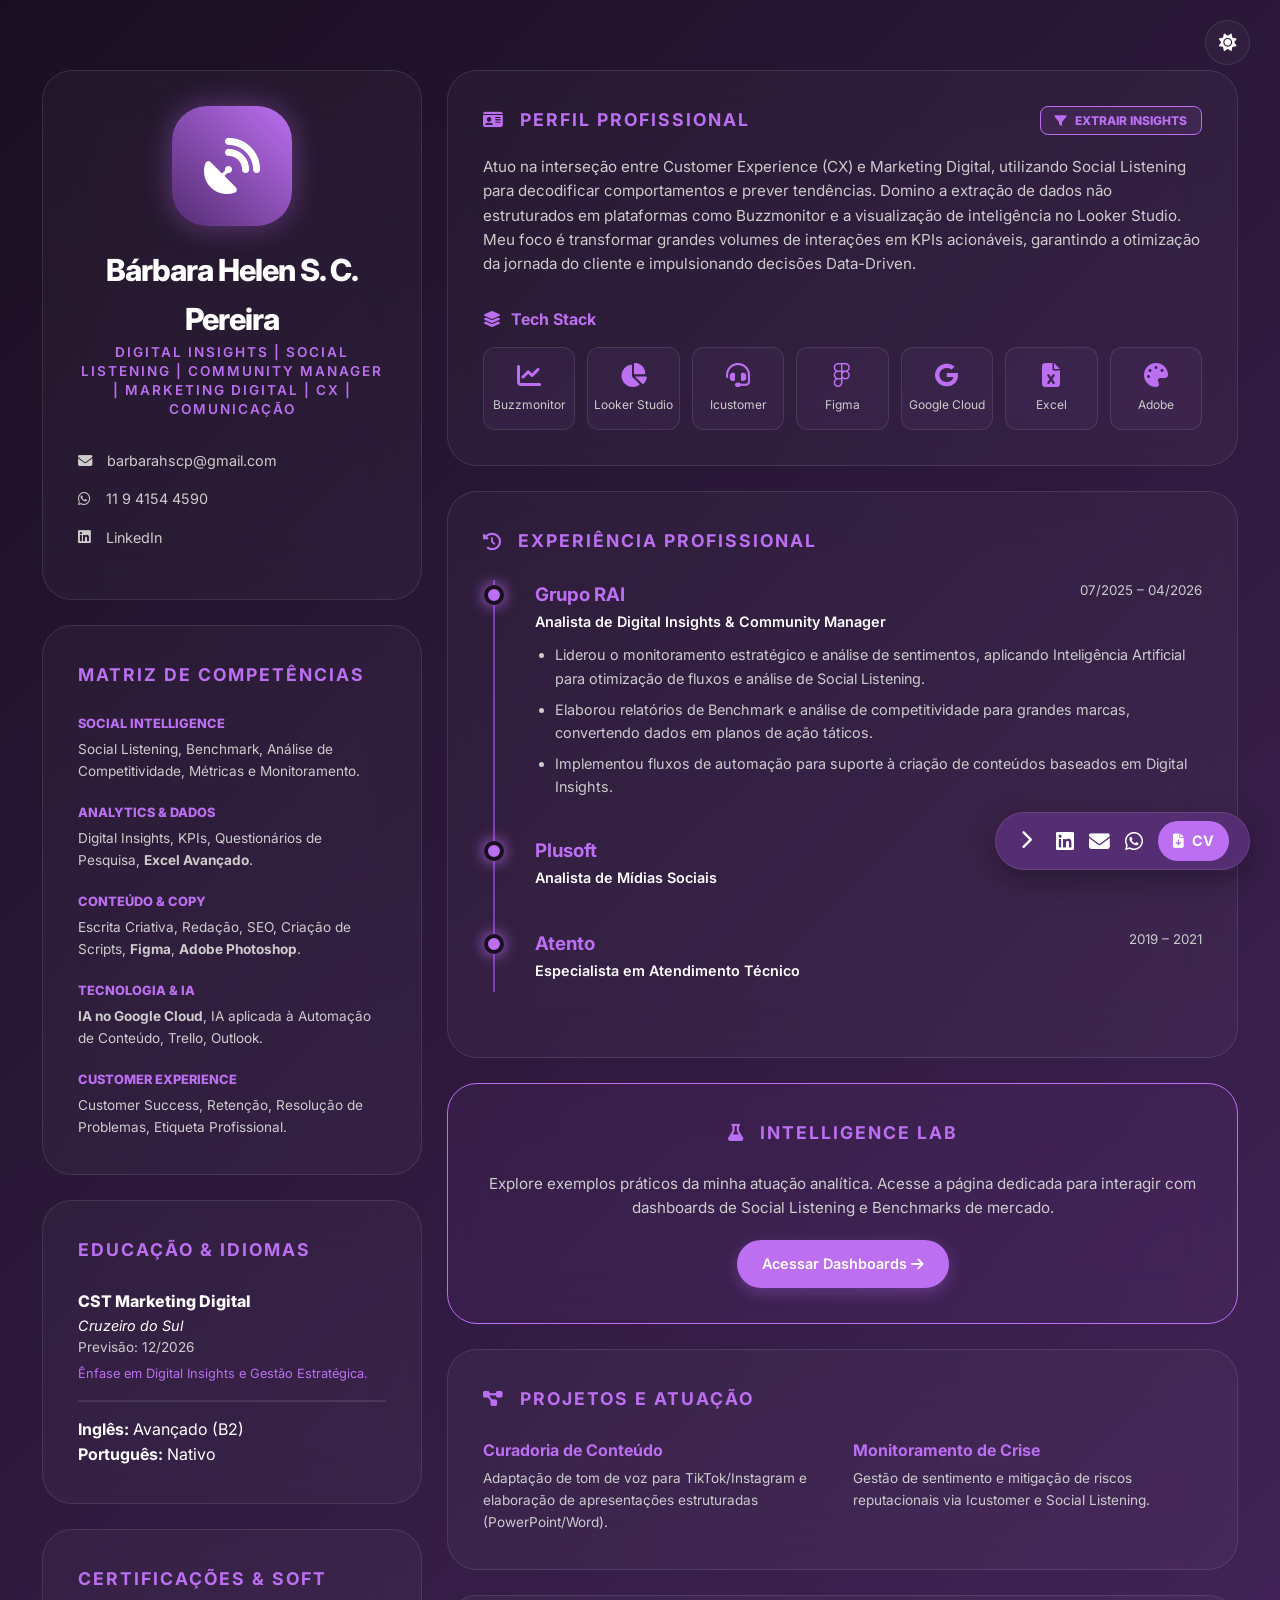
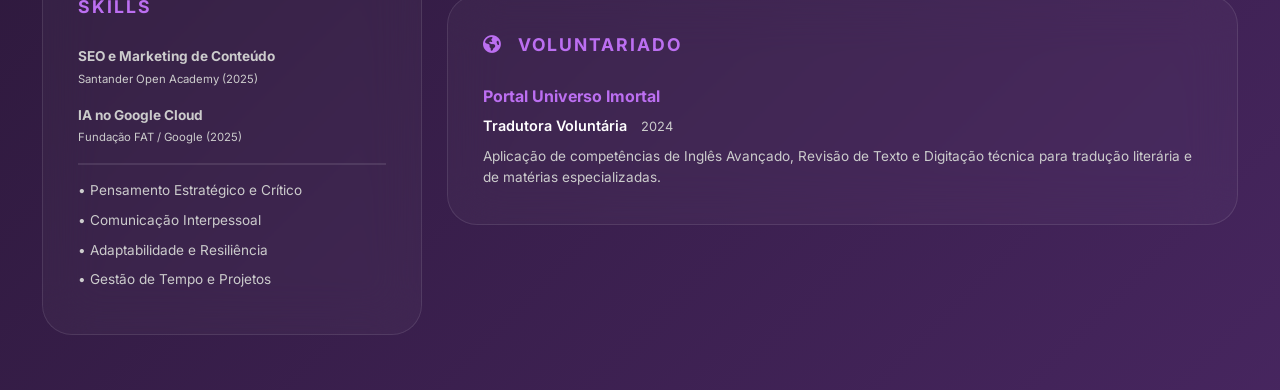
<file: index.html>
<!DOCTYPE html>
<html lang="pt-br" data-theme="dark">

<head>
    <meta charset="UTF-8">
    <meta name="viewport" content="width=device-width, initial-scale=1.0">
    <title>Bárbara Helen | Digital Insights Dashboard</title>

    <meta name="description"
        content="Portfólio de Bárbara Helen: Especialista em Digital Insights, Social Listening e Marketing Digital.">
    <meta property="og:title" content="Bárbara Helen | Digital Insights Dashboard">
    <meta property="og:description" content="Análise estratégica de dados e inteligência digital para grandes marcas.">
    <meta property="og:type" content="website">
    <meta property="og:url" content="https://seughp.github.io/">
    <meta property="og:image" content="assets/preview-share.jpg">

    <link rel="stylesheet" href="https://cdnjs.cloudflare.com/ajax/libs/font-awesome/6.4.0/css/all.min.css">
    <link href="https://fonts.googleapis.com/css2?family=Inter:wght@300;400;600;800&display=swap" rel="stylesheet">
    <link rel="stylesheet" href="style.css">
</head>

<body>

    <div id="scroll-progress-container">
        <div id="scroll-progress-bar"></div>
    </div>

    <div class="top-controls">
        <button id="theme-toggle" class="control-btn" title="Mudar para modo claro"><i class="fas fa-sun"></i></button>
    </div>

    <div class="wrapper">
        <aside>
            <div class="card profile-section">
                <div class="avatar-glow"><i class="fas fa-satellite-dish"></i></div>
                <h1>Bárbara Helen S. C. Pereira</h1>
                <p class="sub-headline">Digital Insights | Social Listening | Community Manager | Marketing Digital | CX
                    | Comunicação</p>
                <div class="contact-list" style="margin-top:30px; text-align:left;">
                    <a href="mailto:barbarahscp@gmail.com" target="_blank"><i class="fas fa-envelope"></i>
                        barbarahscp@gmail.com</a>
                    <a href="https://wa.me/5511941544590" target="_blank"><i class="fab fa-whatsapp"></i> 11 9 4154
                        4590</a>
                    <a href="https://www.linkedin.com/in/b%C3%A1rbara-helen-pereira-603aa3199/" target="_blank"><i
                            class="fab fa-linkedin"></i> LinkedIn</a>
                </div>
            </div>

            <div class="card">
                <h2>Matriz de Competências</h2>
                <div style="margin-bottom: 20px;">
                    <span class="matrix-title">Social Intelligence</span>
                    <p style="font-size: 0.85rem; color: var(--text-muted);">Social Listening, Benchmark, Análise de
                        Competitividade, Métricas e Monitoramento.</p>
                </div>
                <div style="margin-bottom: 20px;">
                    <span class="matrix-title">Analytics & Dados</span>
                    <p style="font-size: 0.85rem; color: var(--text-muted);">Digital Insights, KPIs, Questionários de
                        Pesquisa, <strong>Excel Avançado</strong>.</p>
                </div>
                <div style="margin-bottom: 20px;">
                    <span class="matrix-title">Conteúdo & Copy</span>
                    <p style="font-size: 0.85rem; color: var(--text-muted);">Escrita Criativa, Redação, SEO, Criação de
                        Scripts, <strong>Figma</strong>, <strong>Adobe Photoshop</strong>.</p>
                </div>
                <div style="margin-bottom: 20px;">
                    <span class="matrix-title">Tecnologia & IA</span>
                    <p style="font-size: 0.85rem; color: var(--text-muted);"><strong>IA no Google Cloud</strong>, IA
                        aplicada à Automação de Conteúdo, Trello, Outlook.</p>
                </div>
                <div>
                    <span class="matrix-title">Customer Experience</span>
                    <p style="font-size: 0.85rem; color: var(--text-muted);">Customer Success, Retenção, Resolução de
                        Problemas, Etiqueta Profissional.</p>
                </div>
            </div>

            <div class="card">
                <h2>Educação & Idiomas</h2>
                <p style="font-weight: 800;">CST Marketing Digital</p>
                <p style="font-style: italic; font-size: 0.9rem;">Cruzeiro do Sul</p>
                <p style="font-size: 0.85rem; color: var(--text-muted);">Previsão: 12/2026</p>
                <p style="font-size: 0.8rem; margin-top: 5px; color: var(--neon);">Ênfase em Digital Insights e Gestão
                    Estratégica.</p>
                <hr class="divider">
                <p><strong>Inglês:</strong> Avançado (B2)</p>
                <p><strong>Português:</strong> Nativo</p>
            </div>

            <div class="card">
                <h2>Certificações & Soft Skills</h2>
                <ul style="list-style: none; padding: 0; font-size: 0.85rem;">
                    <li style="margin-bottom: 15px;"><strong>SEO e Marketing de Conteúdo</strong><br><small>Santander
                            Open Academy (2025)</small></li>
                    <li style="margin-bottom: 15px;"><strong>IA no Google Cloud</strong><br><small>Fundação FAT / Google
                            (2025)</small></li>
                </ul>
                <hr class="divider">
                <ul style="list-style: none; padding: 0; font-size: 0.85rem; color: var(--text-muted);">
                    <li>• Pensamento Estratégico e Crítico</li>
                    <li>• Comunicação Interpessoal</li>
                    <li>• Adaptabilidade e Resiliência</li>
                    <li>• Gestão de Tempo e Projetos</li>
                </ul>
            </div>
        </aside>

        <main>
            <div class="card">
                <div
                    style="display: flex; justify-content: space-between; align-items: flex-start; margin-bottom: 20px;">
                    <h2 style="margin-bottom: 0;"><i class="fas fa-id-card"></i> Perfil Profissional</h2>
                    <button id="sentiment-analysis-btn" class="sentiment-btn" title="Extrair dados principais do texto">
                        <i class="fas fa-filter"></i> Extrair Insights
                    </button>
                </div>

                <p id="profile-text" style="color: var(--text-muted); font-size: 0.95rem;">
                    Atuo na interseção entre Customer Experience (CX) e Marketing Digital, utilizando Social Listening
                    para decodificar comportamentos e prever tendências. Domino a extração de dados não estruturados em
                    plataformas como Buzzmonitor e a visualização de inteligência no Looker Studio. Meu foco é
                    transformar grandes volumes de interações em KPIs acionáveis, garantindo a otimização da jornada do
                    cliente e impulsionando decisões Data-Driven.
                </p>

                <h3
                    style="color: var(--neon); margin-top: 30px; margin-bottom: 15px; font-size: 1rem; display: flex; align-items: center; gap: 10px;">
                    <i class="fas fa-layer-group"></i> Tech Stack</h3>
                <div class="tech-stack-horizontal">
                    <div class="tech-item"><i class="fas fa-chart-line"></i><span>Buzzmonitor</span></div>
                    <div class="tech-item"><i class="fas fa-chart-pie"></i><span>Looker Studio</span></div>
                    <div class="tech-item"><i class="fas fa-headset"></i><span>Icustomer</span></div>
                    <div class="tech-item"><i class="fab fa-figma"></i><span>Figma</span></div>
                    <div class="tech-item"><i class="fab fa-google"></i><span>Google Cloud</span></div>
                    <div class="tech-item"><i class="fas fa-file-excel"></i><span>Excel</span></div>
                    <div class="tech-item"><i class="fas fa-palette"></i><span>Adobe</span></div>
                </div>

                <div id="nlp-legend"
                    style="display: none; margin-top: 20px; font-size: 0.8rem; gap: 15px; flex-wrap: wrap;">
                    <span style="color: #00ff88; font-weight: 600;"><i class="fas fa-circle"
                            style="font-size: 0.6rem; margin-right: 4px;"></i> Estratégia</span>
                    <span style="color: #00d2ff; font-weight: 600;"><i class="fas fa-circle"
                            style="font-size: 0.6rem; margin-right: 4px;"></i> Ferramentas</span>
                    <span style="color: #bc6ff1; font-weight: 600;"><i class="fas fa-circle"
                            style="font-size: 0.6rem; margin-right: 4px;"></i> Resultados / Dados</span>
                </div>
            </div>

            <div class="card">
                <h2><i class="fas fa-history"></i> Experiência Profissional</h2>

                <div class="timeline">
                    <div class="timeline-item">
                        <div class="timeline-dot" data-target="exp-rai" title="Expandir/Recolher"></div>
                        <div class="exp-header" data-target="exp-rai" title="Expandir/Recolher">
                            <div>
                                <h3 style="color:var(--neon)">Grupo RAI</h3>
                                <p style="font-size:0.9rem; font-weight:600; color: var(--text-main);">Analista de
                                    Digital Insights & Community Manager</p>
                            </div>
                            <small style="color:var(--text-muted)">07/2025 – 04/2026</small>
                        </div>
                        <div id="exp-rai" class="exp-content">
                            <ul>
                                <li>Liderou o monitoramento estratégico e análise de sentimentos, aplicando Inteligência
                                    Artificial para otimização de fluxos e análise de Social Listening.</li>
                                <li>Elaborou relatórios de Benchmark e análise de competitividade para grandes marcas,
                                    convertendo dados em planos de ação táticos.</li>
                                <li>Implementou fluxos de automação para suporte à criação de conteúdos baseados em
                                    Digital Insights.</li>
                            </ul>
                        </div>
                    </div>

                    <div class="timeline-item">
                        <div class="timeline-dot" data-target="exp-plusoft" title="Expandir/Recolher"></div>
                        <div class="exp-header" data-target="exp-plusoft" title="Expandir/Recolher">
                            <div>
                                <h3 style="color:var(--neon)">Plusoft</h3>
                                <p style="font-size:0.9rem; font-weight:600; color: var(--text-main);">Analista de
                                    Mídias Sociais</p>
                            </div>
                            <small style="color:var(--text-muted)">2024 – 2025</small>
                        </div>
                        <div id="exp-plusoft" class="exp-content collapsed">
                            <ul>
                                <li>Atuação focada em Escrita Criativa e Resolução de Problemas, utilizando Pensamento
                                    Estratégico para aumentar o engajamento orgânico.</li>
                                <li>Desenvolvimento de Criação de Scripts e análise de métricas de desempenho,
                                    colaborando ativamente em squads multidisciplinares (Trabalho em Equipe).</li>
                                <li>Padronização de atendimento estratégico e gestão de parcerias com influenciadores.
                                </li>
                            </ul>
                        </div>
                    </div>

                    <div class="timeline-item">
                        <div class="timeline-dot" data-target="exp-atento" title="Expandir/Recolher"></div>
                        <div class="exp-header" data-target="exp-atento" title="Expandir/Recolher">
                            <div>
                                <h3 style="color:var(--neon)">Atento</h3>
                                <p style="font-size:0.9rem; font-weight:600; color: var(--text-main);">Especialista em
                                    Atendimento Técnico</p>
                            </div>
                            <small style="color:var(--text-muted)">2019 – 2021</small>
                        </div>
                        <div id="exp-atento" class="exp-content collapsed">
                            <ul>
                                <li>Foco em Sucesso do Cliente (Customer Success) e Retenção através da resolução de
                                    causas raiz de problemas complexos sob pressão.</li>
                                <li>Aplicação de Etiqueta Profissional e comunicação empática para sustentação de KPIs
                                    de satisfação (NPS/CSAT).</li>
                            </ul>
                        </div>
                    </div>
                </div>
            </div>

            <div class="card"
                style="text-align: center; border-color: var(--neon); background: rgba(188, 111, 241, 0.05);">
                <h2 style="justify-content: center;"><i class="fas fa-flask"></i> Intelligence Lab</h2>
                <p style="color: var(--text-muted); font-size: 0.95rem; margin-bottom: 20px;">
                    Explore exemplos práticos da minha atuação analítica. Acesse a página dedicada para interagir com
                    dashboards de Social Listening e Benchmarks de mercado.
                </p>
                <a href="lab.html" class="lab-btn">
                    Acessar Dashboards <i class="fas fa-arrow-right"></i>
                </a>
            </div>

            <div class="card">
                <h2><i class="fas fa-project-diagram"></i> Projetos e Atuação</h2>
                <div style="display:grid; grid-template-columns: 1fr 1fr; gap:20px;">
                    <div>
                        <strong style="color:var(--neon)">Curadoria de Conteúdo</strong>
                        <p style="font-size:0.85rem; color:var(--text-muted); margin-top:5px;">Adaptação de tom de voz
                            para TikTok/Instagram e elaboração de apresentações estruturadas (PowerPoint/Word).</p>
                    </div>
                    <div>
                        <strong style="color:var(--neon)">Monitoramento de Crise</strong>
                        <p style="font-size:0.85rem; color:var(--text-muted); margin-top:5px;">Gestão de sentimento e
                            mitigação de riscos reputacionais via Icustomer e Social Listening.</p>
                    </div>
                </div>
            </div>

            <div class="card">
                <h2><i class="fas fa-globe-americas"></i> Voluntariado</h2>
                <strong style="color:var(--neon)">Portal Universo Imortal</strong>
                <p style="font-size: 0.9rem; font-weight: 600; margin-top: 5px;">Tradutora Voluntária <span
                        style="color: var(--text-muted); font-weight: 400; font-size: 0.8rem; margin-left: 10px;">2024</span>
                </p>
                <p style="font-size:0.85rem; color:var(--text-muted); margin-top:8px;">Aplicação de competências de
                    Inglês Avançado, Revisão de Texto e Digitação técnica para tradução literária e de matérias
                    especializadas.</p>
            </div>
        </main>
    </div>

    <div id="sticky-bar" class="sticky-bar">
        <button id="toggle-bar-btn" class="toggle-bar-btn" title="Minimizar barra">
            <i class="fas fa-chevron-right"></i>
        </button>
        <div class="bar-content">
            <a href="https://www.linkedin.com/in/b%C3%A1rbara-helen-pereira-603aa3199/" target="_blank" class="bar-icon"
                title="LinkedIn"><i class="fab fa-linkedin"></i></a>
            <a href="mailto:barbarahscp@gmail.com" target="_blank" class="bar-icon" title="E-mail"><i
                    class="fas fa-envelope"></i></a>
            <a href="https://wa.me/5511941544590" target="_blank" class="bar-icon" title="WhatsApp"><i
                    class="fab fa-whatsapp"></i></a>
            <a href="cv_barbara_scp.pdf" download class="bar-btn-cv" title="Download CV"><i
                    class="fas fa-file-download"></i> CV</a>
        </div>
    </div>

    <script src="actions.js"></script>
</body>

</html>
</file>
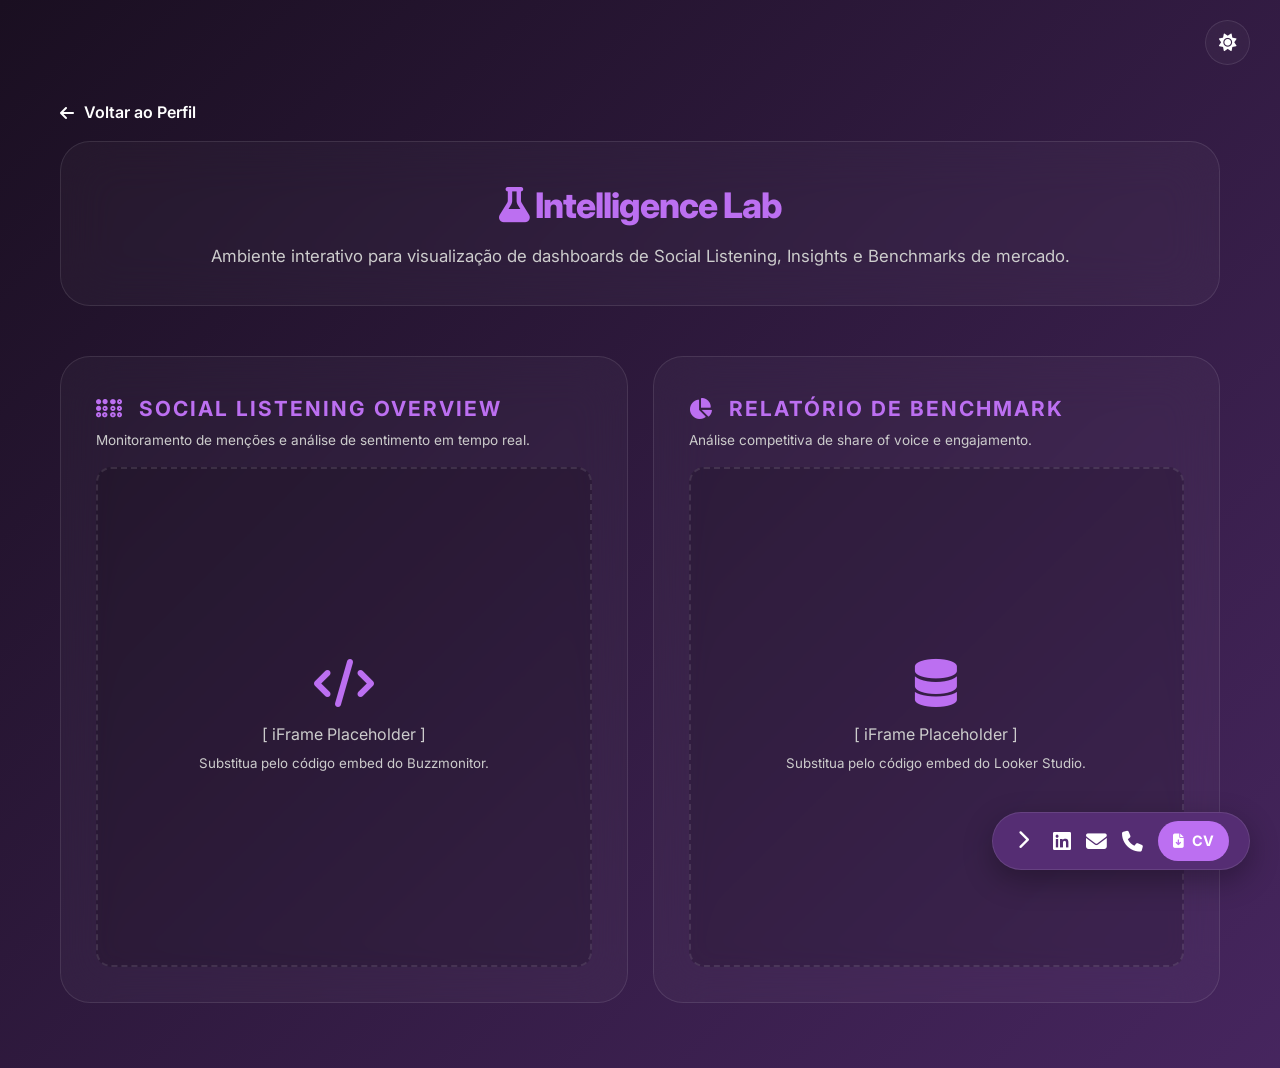
<file: lab.html>
<!DOCTYPE html>
<html lang="pt-br" data-theme="dark">
<head>
    <meta charset="UTF-8">
    <meta name="viewport" content="width=device-width, initial-scale=1.0">
    <title>Intelligence Lab | Bárbara Helen</title>
    
    <meta name="description" content="Intelligence Lab: Dashboards interativos e relatórios de Social Listening por Bárbara Helen.">
    <meta property="og:title" content="Intelligence Lab | Digital Insights">
    <meta property="og:description" content="Explore painéis reais de análise de competitividade e monitoramento de mercado.">
    <meta property="og:type" content="website">
    <meta property="og:url" content="https://seughp.github.io/lab.html">
    <meta property="og:image" content="assets/preview-lab.jpg">

    <link rel="stylesheet" href="https://cdnjs.cloudflare.com/ajax/libs/font-awesome/6.4.0/css/all.min.css">
    <link href="https://fonts.googleapis.com/css2?family=Inter:wght@300;400;600;800&display=swap" rel="stylesheet">
    <link rel="stylesheet" href="style.css">
    <style>
        .lab-wrapper {
            max-width: 1200px; margin: 80px auto 20px auto; padding: 20px;
            display: flex; flex-direction: column; gap: 25px;
        }
        .iframe-container {
            width: 100%; height: 500px; background: rgba(0,0,0,0.15);
            border: 2px dashed var(--glass-border); border-radius: 15px;
            display: flex; align-items: center; justify-content: center; flex-direction: column;
            color: var(--text-muted); transition: 0.3s; margin-top: 15px;
        }
        .iframe-container:hover { border-color: var(--neon); background: rgba(188, 111, 241, 0.05); }
        .lab-grid { display: grid; grid-template-columns: 1fr; gap: 25px; }
        @media (min-width: 900px) { .lab-grid { grid-template-columns: 1fr 1fr; } }
        .back-btn {
            display: inline-flex; align-items: center; gap: 10px;
            color: var(--text-main); text-decoration: none; font-weight: 600; font-size: 1rem;
            margin-bottom: -10px; transition: color 0.3s;
        }
        .back-btn:hover { color: var(--neon); }
    </style>
</head>
<body>

<div id="scroll-progress-container">
    <div id="scroll-progress-bar"></div>
</div>

<div class="top-controls">
    <button id="theme-toggle" class="control-btn" title="Mudar para modo claro"><i class="fas fa-sun"></i></button>
</div>

<div class="lab-wrapper">
    <a href="index.html" class="back-btn"><i class="fas fa-arrow-left"></i> Voltar ao Perfil</a>

    <div class="card" style="text-align: center;">
        <h1 style="color: var(--neon); font-size: 2.2rem;"><i class="fas fa-flask"></i> Intelligence Lab</h1>
        <p style="color: var(--text-muted); margin-top: 10px; font-size: 1.05rem;">
            Ambiente interativo para visualização de dashboards de Social Listening, Insights e Benchmarks de mercado.
        </p>
    </div>

    <div class="lab-grid">
        <div class="card">
            <h2 style="margin-bottom: 5px; font-size: 1.3rem;"><i class="fas fa-braille"></i> Social Listening Overview</h2>
            <p style="font-size: 0.85rem; color: var(--text-muted);">Monitoramento de menções e análise de sentimento em tempo real.</p>
            <div class="iframe-container">
                <i class="fas fa-code" style="font-size: 3rem; color: var(--neon); margin-bottom: 15px;"></i>
                <p>[ iFrame Placeholder ]</p>
                <small style="margin-top: 5px;">Substitua pelo código embed do Buzzmonitor.</small>
            </div>
        </div>

        <div class="card">
            <h2 style="margin-bottom: 5px; font-size: 1.3rem;"><i class="fas fa-chart-pie"></i> Relatório de Benchmark</h2>
            <p style="font-size: 0.85rem; color: var(--text-muted);">Análise competitiva de share of voice e engajamento.</p>
            <div class="iframe-container">
                <i class="fas fa-database" style="font-size: 3rem; color: var(--neon); margin-bottom: 15px;"></i>
                <p>[ iFrame Placeholder ]</p>
                <small style="margin-top: 5px;">Substitua pelo código embed do Looker Studio.</small>
            </div>
        </div>
    </div>
</div>

<div id="sticky-bar" class="sticky-bar">
    <button id="toggle-bar-btn" class="toggle-bar-btn" title="Minimizar barra">
        <i class="fas fa-chevron-right"></i>
    </button>
    <div class="bar-content">
        <a href="https://www.linkedin.com/in/b%C3%A1rbara-helen-pereira-603aa3199/" target="_blank" class="bar-icon" title="LinkedIn"><i class="fab fa-linkedin"></i></a>
        <a href="mailto:barbarahscp@gmail.com" class="bar-icon" title="E-mail"><i class="fas fa-envelope"></i></a>
        <a href="tel:11941544590" class="bar-icon" title="Telefone"><i class="fas fa-phone"></i></a>
        <a href="cv.pdf" download class="bar-btn-cv" title="Download CV"><i class="fas fa-file-download"></i> CV</a>
    </div>
</div>

<script src="actions.js"></script>
</body>
</html>
</file>
<file: style.css>
:root {
    --purple-bg: #1a0f21;
    --purple-deep: #2D1B36;
    --purple-main: #552D73;
    --purple-accent: #7D3CB4;
    --neon: #bc6ff1;
    --glass: rgba(255, 255, 255, 0.03);
    --glass-border: rgba(255, 255, 255, 0.1);
    --text-main: #ffffff;
    --text-muted: #cccccc;
    --timeline-line: var(--purple-accent);
}

[data-theme="light"] {
    --purple-bg: #f5f0f8;
    --purple-deep: #e1d5e8;
    --purple-main: #7D3CB4;
    --purple-accent: #bc6ff1;
    --neon: #552D73;
    --glass: rgba(255, 255, 255, 0.7);
    --glass-border: rgba(0, 0, 0, 0.1);
    --text-main: #2D1B36;
    --text-muted: #555555;
    --timeline-line: var(--purple-main);
}

* { margin: 0; padding: 0; box-sizing: border-box; font-family: 'Inter', sans-serif; }

body {
    background: var(--purple-bg);
    color: var(--text-main);
    line-height: 1.6;
    transition: background 0.5s ease, color 0.5s ease;
    min-height: 100vh;
}

[data-theme="dark"] body {
    background: linear-gradient(-45deg, #1a0f21, #2D1B36, #552D73, #1a0f21);
    background-size: 400% 400%;
    animation: gradientBG 15s ease infinite;
}

[data-theme="light"] body { animation: none; }

@keyframes gradientBG {
    0% { background-position: 0% 50%; }
    50% { background-position: 100% 50%; }
    100% { background-position: 0% 50%; }
}

/* Barra de Progresso Scroll */
#scroll-progress-container {
    position: fixed; top: 0; left: 0; width: 100%; height: 4px; background: transparent; z-index: 2000;
}
#scroll-progress-bar {
    height: 100%; width: 0%; background: var(--neon); box-shadow: 0 0 10px var(--neon); transition: width 0.1s ease-out;
}

.wrapper {
    max-width: 95%; margin: 60px auto 20px auto;
    display: grid; grid-template-columns: 380px 1fr; gap: 25px; padding: 10px;
}

.card {
    background: var(--glass); backdrop-filter: blur(25px); -webkit-backdrop-filter: blur(25px);
    border: 1px solid var(--glass-border); border-radius: 30px; padding: 35px;
    margin-bottom: 25px; transition: transform 0.3s ease, box-shadow 0.3s ease, background 0.5s ease, border 0.5s ease;
}

.card:hover { transform: translateY(-5px); box-shadow: 0 10px 30px rgba(0,0,0,0.15); }
.divider { margin: 15px 0; opacity: 0.1; border: 1px solid var(--text-main); }

/* Sidebar & Profile */
.profile-section { text-align: center; }
.avatar-glow {
    width: 120px; height: 120px; background: linear-gradient(45deg, var(--purple-main), var(--neon));
    border-radius: 35px; margin: 0 auto 20px; display: flex; align-items: center; justify-content: center;
    font-size: 3.5rem; color: #fff; box-shadow: 0 0 30px rgba(188, 111, 241, 0.4); transition: transform 0.3s ease;
}
.avatar-glow:hover { transform: scale(1.05) rotate(5deg); }

h1 { font-size: 1.9rem; font-weight: 800; letter-spacing: -1px; }
.sub-headline { color: var(--neon); font-size: 0.85rem; font-weight: 600; text-transform: uppercase; letter-spacing: 2px; line-height: 1.4; }

.contact-list a {
    display: flex; align-items: center; gap: 15px; color: var(--text-muted);
    text-decoration: none; margin-bottom: 15px; font-size: 0.9rem; transition: 0.3s;
}
.contact-list a:hover { color: var(--neon); transform: translateX(8px); }

/* Botões Lab e NLP */
.lab-btn {
    display: inline-block; background: var(--neon); color: #fff !important; text-decoration: none;
    padding: 12px 25px; border-radius: 25px; font-weight: 600; font-size: 0.9rem;
    transition: transform 0.3s, box-shadow 0.3s; box-shadow: 0 5px 15px rgba(188, 111, 241, 0.3);
}
.lab-btn:hover { transform: translateY(-3px); box-shadow: 0 8px 20px rgba(188, 111, 241, 0.5); }

.sentiment-btn {
    background: rgba(188, 111, 241, 0.1); border: 1px solid var(--neon); color: var(--neon);
    padding: 6px 14px; border-radius: 8px; font-size: 0.75rem; font-weight: 800; text-transform: uppercase;
    cursor: pointer; transition: all 0.3s ease; display: flex; align-items: center; gap: 8px;
}
.sentiment-btn:hover { background: var(--neon); color: #fff; box-shadow: 0 0 15px rgba(188, 111, 241, 0.4); }
.sentiment-btn.active { background: #00ff88; border-color: #00ff88; color: #1a0f21; }

/* Classes de Extração de Insights (NER) */
.hl-strategy {
    background: rgba(0, 255, 136, 0.15); color: #00ff88; font-weight: 600;
    padding: 0 4px; border-radius: 4px; border-bottom: 2px solid #00ff88; transition: all 0.4s ease;
}
.hl-tool {
    background: rgba(0, 210, 255, 0.15); color: #00d2ff; font-weight: 600;
    padding: 0 4px; border-radius: 4px; border-bottom: 2px solid #00d2ff; transition: all 0.4s ease;
}
.hl-result {
    background: rgba(188, 111, 241, 0.15); color: #bc6ff1; font-weight: 600;
    padding: 0 4px; border-radius: 4px; border-bottom: 2px solid #bc6ff1; transition: all 0.4s ease;
}

/* Adaptação das cores para o Modo Claro */
[data-theme="light"] .hl-strategy { background: rgba(0, 150, 80, 0.15); color: #008040; border-bottom-color: #008040; }
[data-theme="light"] .hl-tool { background: rgba(0, 100, 200, 0.15); color: #0050a0; border-bottom-color: #0050a0; }
[data-theme="light"] .hl-result { background: rgba(125, 60, 180, 0.15); color: #7D3CB4; border-bottom-color: #7D3CB4; }
[data-theme="light"] .nlp-highlight {
    background: rgba(0, 150, 80, 0.2); color: #008040; text-shadow: none;
}

/* Timeline Design */
.timeline { position: relative; padding-left: 40px; border-left: 2px solid var(--timeline-line); margin-left: 10px; }
.timeline-item { position: relative; margin-bottom: 30px; }
.timeline-dot {
    position: absolute; left: -51px; top: 5px; width: 20px; height: 20px;
    background: var(--neon); border: 4px solid var(--purple-bg); border-radius: 50%;
    box-shadow: 0 0 15px var(--neon); cursor: pointer; z-index: 2;
    animation: pulse 2s infinite; transition: transform 0.3s ease;
}
@keyframes pulse {
    0% { box-shadow: 0 0 0 0 rgba(188, 111, 241, 0.7); }
    70% { box-shadow: 0 0 0 12px rgba(188, 111, 241, 0); }
    100% { box-shadow: 0 0 0 0 rgba(188, 111, 241, 0); }
}
.timeline-dot:hover { transform: scale(1.2); }
.exp-content { max-height: 1000px; overflow: hidden; transition: max-height 0.5s cubic-bezier(0, 1, 0, 1); }
.exp-content.collapsed { max-height: 0; }
.exp-header { cursor: pointer; display: flex; justify-content: space-between; align-items: flex-start; margin-bottom: 10px; }
.exp-header:hover h3 { color: var(--purple-accent) !important; transition: color 0.3s; }
.matrix-title { color: var(--neon); font-weight: 800; text-transform: uppercase; font-size: 0.8rem; display: block; margin-bottom: 5px; }

h2 { font-size: 1.1rem; text-transform: uppercase; letter-spacing: 2px; color: var(--neon); margin-bottom: 25px; display: flex; align-items: center; gap: 15px; }
ul { padding-left: 20px; color: var(--text-muted); font-size: 0.9rem; }
li { margin-bottom: 8px; }

/* Top Controls */
.top-controls { position: fixed; top: 20px; right: 30px; display: flex; gap: 15px; z-index: 1000; }
.control-btn {
    background: var(--glass); backdrop-filter: blur(10px); border: 1px solid var(--glass-border);
    color: var(--text-main); width: 45px; height: 45px; border-radius: 50%;
    display: flex; align-items: center; justify-content: center;
    cursor: pointer; font-size: 1.1rem; transition: all 0.3s ease;
}
.control-btn:hover { background: var(--neon); color: #fff; transform: translateY(-3px); box-shadow: 0 5px 15px rgba(188, 111, 241, 0.4); }

/* Sticky Lateral Bar */
.sticky-bar {
    position: fixed; bottom: 30px; right: 30px; background: var(--purple-main);
    backdrop-filter: blur(25px); -webkit-backdrop-filter: blur(25px); border: 1px solid var(--glass-border);
    border-radius: 35px; display: flex; align-items: center; padding: 8px 10px; z-index: 1000;
    box-shadow: 0 10px 30px rgba(0,0,0,0.3); transition: all 0.4s cubic-bezier(0.175, 0.885, 0.32, 1.275);
}
.sticky-bar.minimized { padding: 8px; border-radius: 50%; background: var(--glass); }
.toggle-bar-btn {
    background: none; border: none; color: #fff; font-size: 1.2rem; cursor: pointer; width: 40px; height: 40px;
    border-radius: 50%; display: flex; justify-content: center; align-items: center; transition: background 0.3s;
}
.sticky-bar.minimized .toggle-bar-btn { color: var(--text-main); }
.toggle-bar-btn:hover { background: rgba(255,255,255,0.2); }

.bar-content {
    display: flex; align-items: center; gap: 15px; overflow: hidden; white-space: nowrap; max-width: 400px;
    padding-left: 10px; padding-right: 10px; transition: max-width 0.4s ease, opacity 0.4s ease, padding 0.4s ease;
}
.sticky-bar.minimized .bar-content { max-width: 0; opacity: 0; padding-left: 0; padding-right: 0; gap: 0; pointer-events: none; }

.bar-icon {
    color: #fff; text-decoration: none; font-size: 1.3rem; transition: transform 0.3s, color 0.3s; display: flex;
}
.bar-icon:hover { transform: scale(1.2); color: var(--neon); }

.bar-btn-cv {
    display: flex; align-items: center; gap: 8px; background: var(--neon); color: #fff; text-decoration: none;
    padding: 8px 15px; border-radius: 20px; font-weight: bold; font-size: 0.9rem; transition: background 0.3s, transform 0.3s;
}
.bar-btn-cv:hover { background: var(--purple-accent); transform: translateY(-2px); color: #fff; }

@media (max-width: 1000px) { 
    .wrapper { grid-template-columns: 1fr; margin-top: 80px; } 
    .top-controls { top: 15px; right: 15px; }
}

/* Horizontal Tech Stack */
.tech-stack-horizontal {
    display: flex;
    flex-wrap: wrap;
    gap: 12px;
}
.tech-stack-horizontal .tech-item { flex: 1 1 90px; }

.tech-item {
    display: flex;
    flex-direction: column;
    align-items: center;
    justify-content: center;
    gap: 8px;
    background: rgba(188, 111, 241, 0.05);
    border: 1px solid var(--glass-border);
    padding: 15px 5px;
    border-radius: 12px;
    transition: all 0.3s ease;
    font-size: 0.75rem;
    color: var(--text-muted);
    text-align: center;
}
.tech-item i {
    font-size: 1.5rem;
    color: var(--neon);
}
.tech-item:hover {
    transform: translateY(-3px);
    background: rgba(188, 111, 241, 0.15);
    border-color: var(--neon);
    color: #fff;
    box-shadow: 0 5px 15px rgba(188, 111, 241, 0.2);
}
</file>
